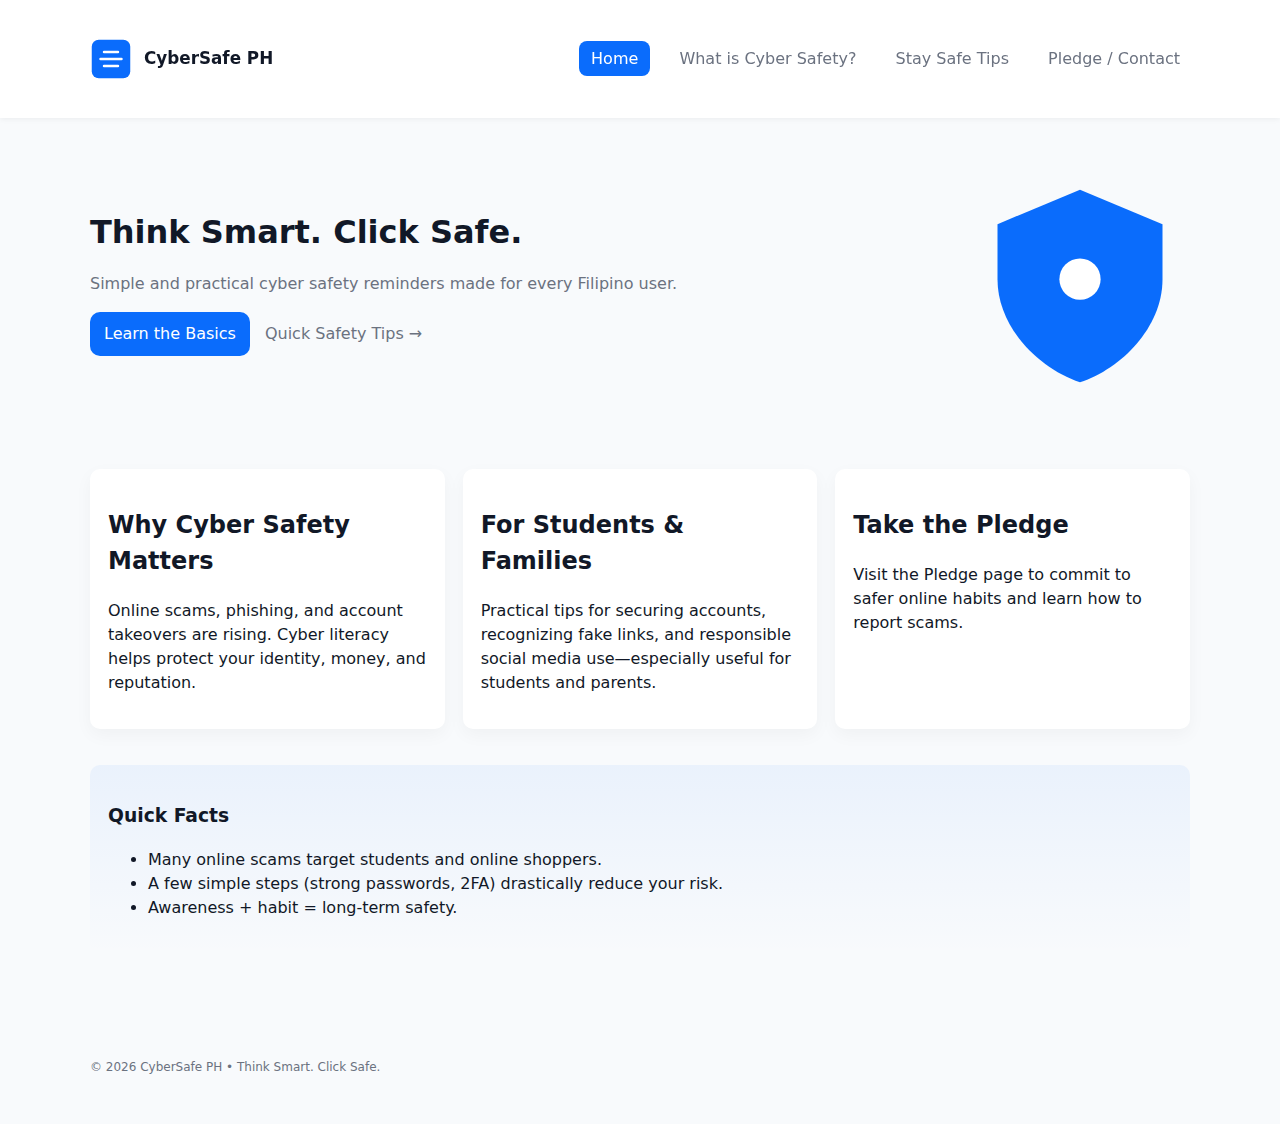
<file: index.html>
<!doctype html>
<html lang="en">
<head>
  <meta charset="utf-8" />
  <meta name="viewport" content="width=device-width,initial-scale=1" />
  <title>Think Smart. Click Safe. — CyberSafe PH</title>
  <link rel="stylesheet" href="styles.css" />
  <meta name="description" content="CyberSafe PH - Digital literacy and cyber safety resources for Filipinos." />
</head>
<body class="page">
  <header class="site-header">
    <div class="container header-inner">
      <a href="index.html" class="logo" aria-label="CyberSafe PH Home">
        <!-- simple svg logo -->
        <svg id="logo" width="42" height="42" viewBox="0 0 24 24" aria-hidden="true">
          <rect x="1" y="1" width="22" height="22" rx="4" fill="#0A6CFC"></rect>
          <path d="M6 12h12M8 16h8M8 8h8" stroke="#fff" stroke-width="1.4" stroke-linecap="round"/>
        </svg>
        <span class="brand">CyberSafe PH</span>
      </a>
      <nav class="nav" aria-label="Main navigation">
        <a href="index.html" class="cta">Home</a>
        <a href="what.html">What is Cyber Safety?</a>
        <a href="tips.html">Stay Safe Tips</a>
        <a href="contact.html">Pledge / Contact</a>
      </nav>
    </div>
  </header>

  <main class="container">
    <section class="hero">
      <div class="hero-text">
        <h1>Think Smart. Click Safe.</h1>
        <p class="lead">Simple and practical cyber safety reminders made for every Filipino user.</p>
        <p><a href="what.html" class="btn">Learn the Basics</a> <a href="tips.html" class="link">Quick Safety Tips →</a></p>
      </div>
      <div class="hero-visual" aria-hidden="true">
        <div class="shield">
          <svg viewBox="0 0 64 64" width="220" height="220" role="img">
            <path d="M32 4 L56 14 V30 C56 44 44 56 32 60 C20 56 8 44 8 30 V14 Z" fill="#0A6CFC"/>
            <circle cx="32" cy="30" r="6" fill="#fff"/>
          </svg>
        </div>
      </div>
    </section>

    <section class="features">
      <article>
        <h2>Why Cyber Safety Matters</h2>
        <p>Online scams, phishing, and account takeovers are rising. Cyber literacy helps protect your identity, money, and reputation.</p>
      </article>
      <article>
        <h2>For Students & Families</h2>
        <p>Practical tips for securing accounts, recognizing fake links, and responsible social media use—especially useful for students and parents.</p>
      </article>
      <article>
        <h2>Take the Pledge</h2>
        <p>Visit the Pledge page to commit to safer online habits and learn how to report scams.</p>
      </article>
    </section>

    <section class="stats">
      <h3>Quick Facts</h3>
      <ul>
        <li>Many online scams target students and online shoppers.</li>
        <li>A few simple steps (strong passwords, 2FA) drastically reduce your risk.</li>
        <li>Awareness + habit = long-term safety.</li>
      </ul>
    </section>
  </main>

  <footer class="site-footer">
    <div class="container">
      <small>© <span id="year"></span> CyberSafe PH • Think Smart. Click Safe.</small>
    </div>
  </footer>

  <script>
    document.getElementById('year').textContent = new Date().getFullYear();
  </script>
</body>

</html>
</file>
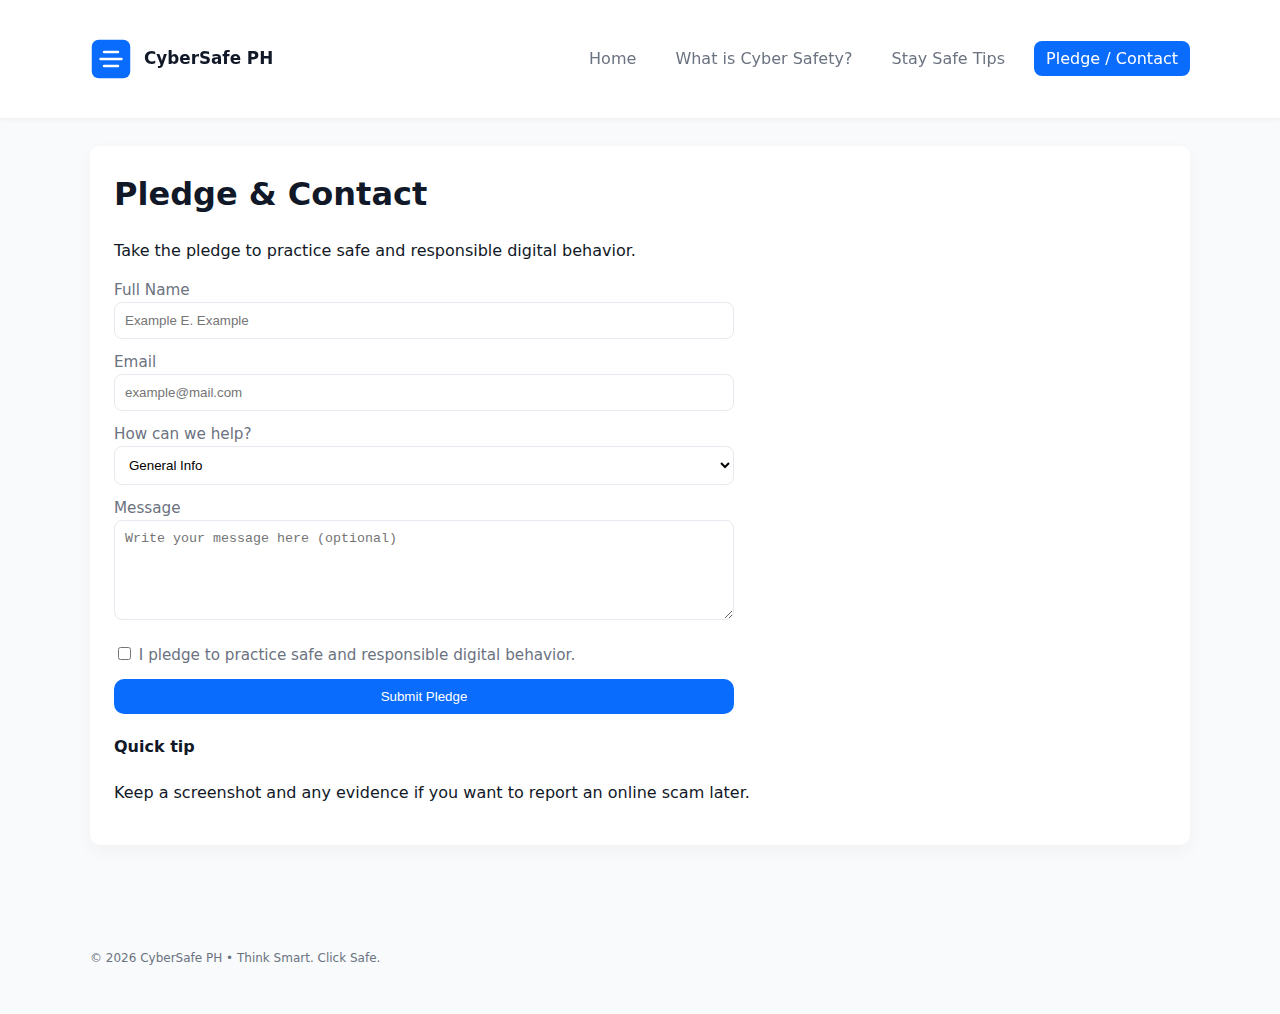
<file: contact.html>
<!doctype html>
<html lang="en">
<head>
  <meta charset="utf-8" />
  <meta name="viewport" content="width=device-width,initial-scale=1" />
  <title>Contact & Pledge — Think Smart. Click Safe.</title>
  <link rel="stylesheet" href="styles.css" />
</head>
<body class="page">
  <header class="site-header">
    <div class="container header-inner">
      <a href="index.html" class="logo"><svg width="42" height="42" viewBox="0 0 24 24"><rect x="1" y="1" width="22" height="22" rx="4" fill="#0A6CFC"></rect><path d="M6 12h12M8 16h8M8 8h8" stroke="#fff" stroke-width="1.4" stroke-linecap="round"/></svg><span class="brand">CyberSafe PH</span></a>
      <nav class="nav">
        <a href="index.html">Home</a>
        <a href="what.html">What is Cyber Safety?</a>
        <a href="tips.html">Stay Safe Tips</a>
        <a href="contact.html" class="cta">Pledge / Contact</a>
      </nav>
    </div>
  </header>

  <main class="container">
    <article class="content">
      <h1>Pledge & Contact</h1>
      <p>Take the pledge to practice safe and responsible digital behavior.</p>

      <form class="static-form" onsubmit="return false;" aria-label="Pledge form (static)">
        <label>
          Full Name
          <input type="text" placeholder="Example E. Example" />
        </label>

        <label>
          Email
          <input type="email" placeholder="example@mail.com" />
        </label>

        <label>
          How can we help?
          <select>
            <option>General Info</option>
            <option>Report a Scam</option>
            <option>Learning Materials</option>
          </select>
        </label>

        <label>
          Message
          <textarea placeholder="Write your message here (optional)"></textarea>
        </label>

        <label class="checkbox">
          <input type="checkbox" />
          I pledge to practice safe and responsible digital behavior.
        </label>

        <button class="btn" type="button" onclick="alert('This is a demo. Soon it\'ll function, maybe.');">Submit Pledge</button>
      </form>

      <aside class="tip-box">
        <h4>Quick tip</h4>
        <p>Keep a screenshot and any evidence if you want to report an online scam later.</p>
      </aside>
    </article>
  </main>

  <footer class="site-footer">
    <div class="container">
      <small>© <span id="year4"></span> CyberSafe PH • Think Smart. Click Safe.</small>
    </div>
  </footer>

  <script>document.getElementById('year4').textContent = new Date().getFullYear();</script>
</body>
</html>
</file>
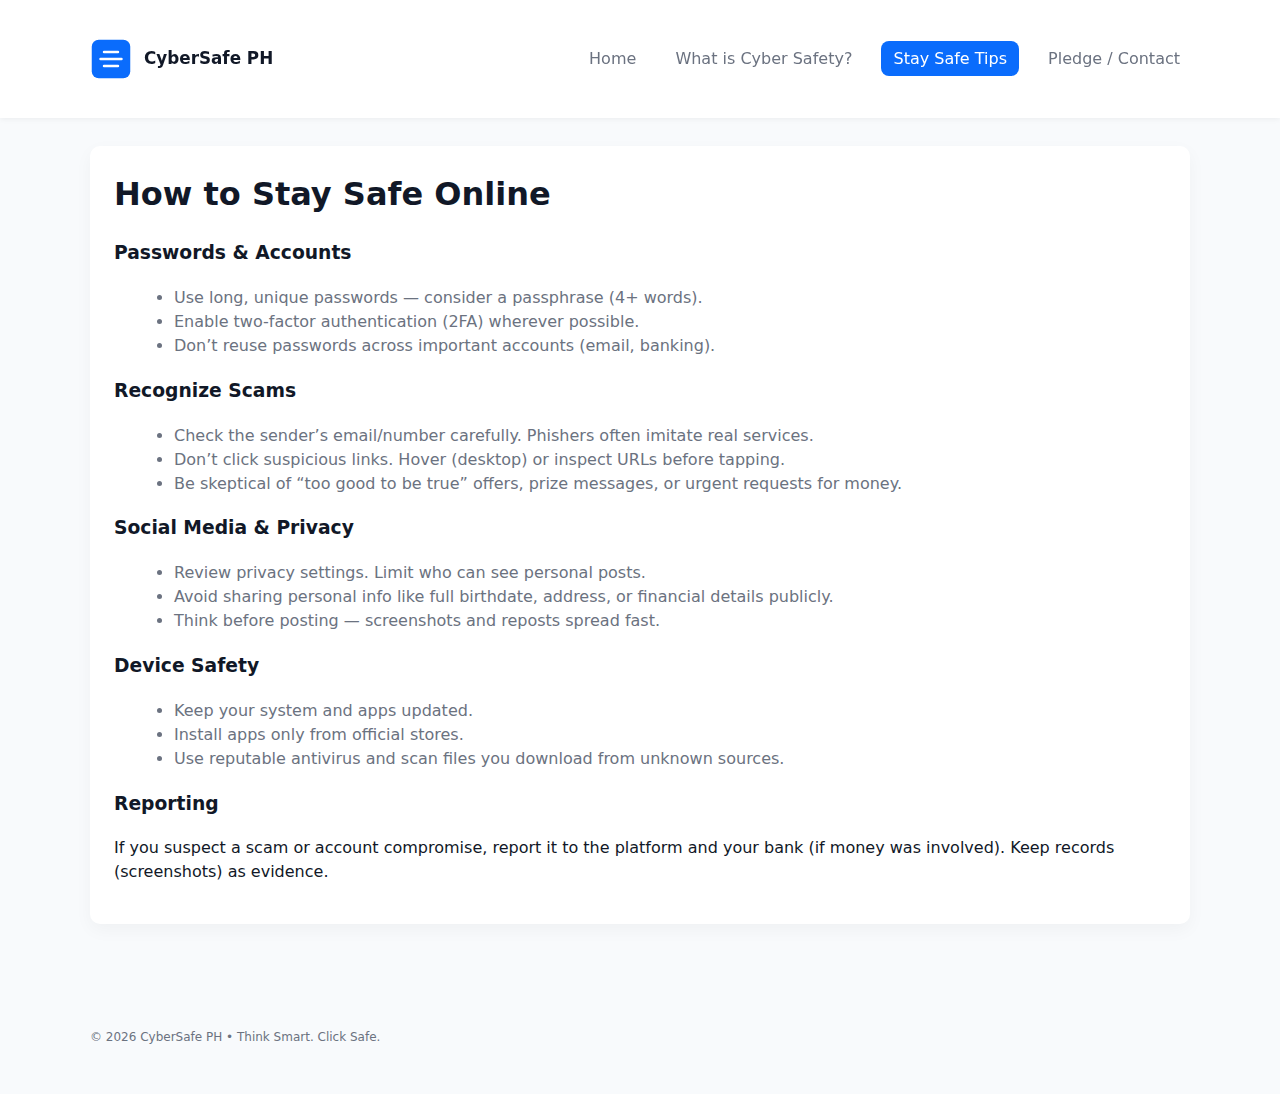
<file: tips.html>
<!doctype html>
<html lang="en">
<head>
  <meta charset="utf-8" />
  <meta name="viewport" content="width=device-width,initial-scale=1" />
  <title>Stay Safe Tips — Think Smart. Click Safe.</title>
  <link rel="stylesheet" href="styles.css" />
</head>
<body class="page">
  <header class="site-header">
    <div class="container header-inner">
      <a href="index.html" class="logo"><svg width="42" height="42" viewBox="0 0 24 24"><rect x="1" y="1" width="22" height="22" rx="4" fill="#0A6CFC"></rect><path d="M6 12h12M8 16h8M8 8h8" stroke="#fff" stroke-width="1.4" stroke-linecap="round"/></svg><span class="brand">CyberSafe PH</span></a>
      <nav class="nav">
        <a href="index.html">Home</a>
        <a href="what.html">What is Cyber Safety?</a>
        <a href="tips.html" class="cta">Stay Safe Tips</a>
        <a href="contact.html" >Pledge / Contact</a>
      </nav>
    </div>
  </header>

  <main class="container">
    <article class="content">
      <h1>How to Stay Safe Online</h1>

      <h3>Passwords & Accounts</h3>
      <ul class="bullets">
        <li>Use long, unique passwords — consider a passphrase (4+ words).</li>
        <li>Enable two-factor authentication (2FA) wherever possible.</li>
        <li>Don’t reuse passwords across important accounts (email, banking).</li>
      </ul>

      <h3>Recognize Scams</h3>
      <ul class="bullets">
        <li>Check the sender’s email/number carefully. Phishers often imitate real services.</li>
        <li>Don’t click suspicious links. Hover (desktop) or inspect URLs before tapping.</li>
        <li>Be skeptical of “too good to be true” offers, prize messages, or urgent requests for money.</li>
      </ul>

      <h3>Social Media & Privacy</h3>
      <ul class="bullets">
        <li>Review privacy settings. Limit who can see personal posts.</li>
        <li>Avoid sharing personal info like full birthdate, address, or financial details publicly.</li>
        <li>Think before posting — screenshots and reposts spread fast.</li>
      </ul>

      <h3>Device Safety</h3>
      <ul class="bullets">
        <li>Keep your system and apps updated.</li>
        <li>Install apps only from official stores.</li>
        <li>Use reputable antivirus and scan files you download from unknown sources.</li>
      </ul>

      <h3>Reporting</h3>
      <p>If you suspect a scam or account compromise, report it to the platform and your bank (if money was involved). Keep records (screenshots) as evidence.</p>
    </article>
  </main>

  <footer class="site-footer">
    <div class="container">
      <small>© <span id="year3"></span> CyberSafe PH • Think Smart. Click Safe.</small>
    </div>
  </footer>

  <script>document.getElementById('year3').textContent = new Date().getFullYear();</script>
</body>
</html>
</file>
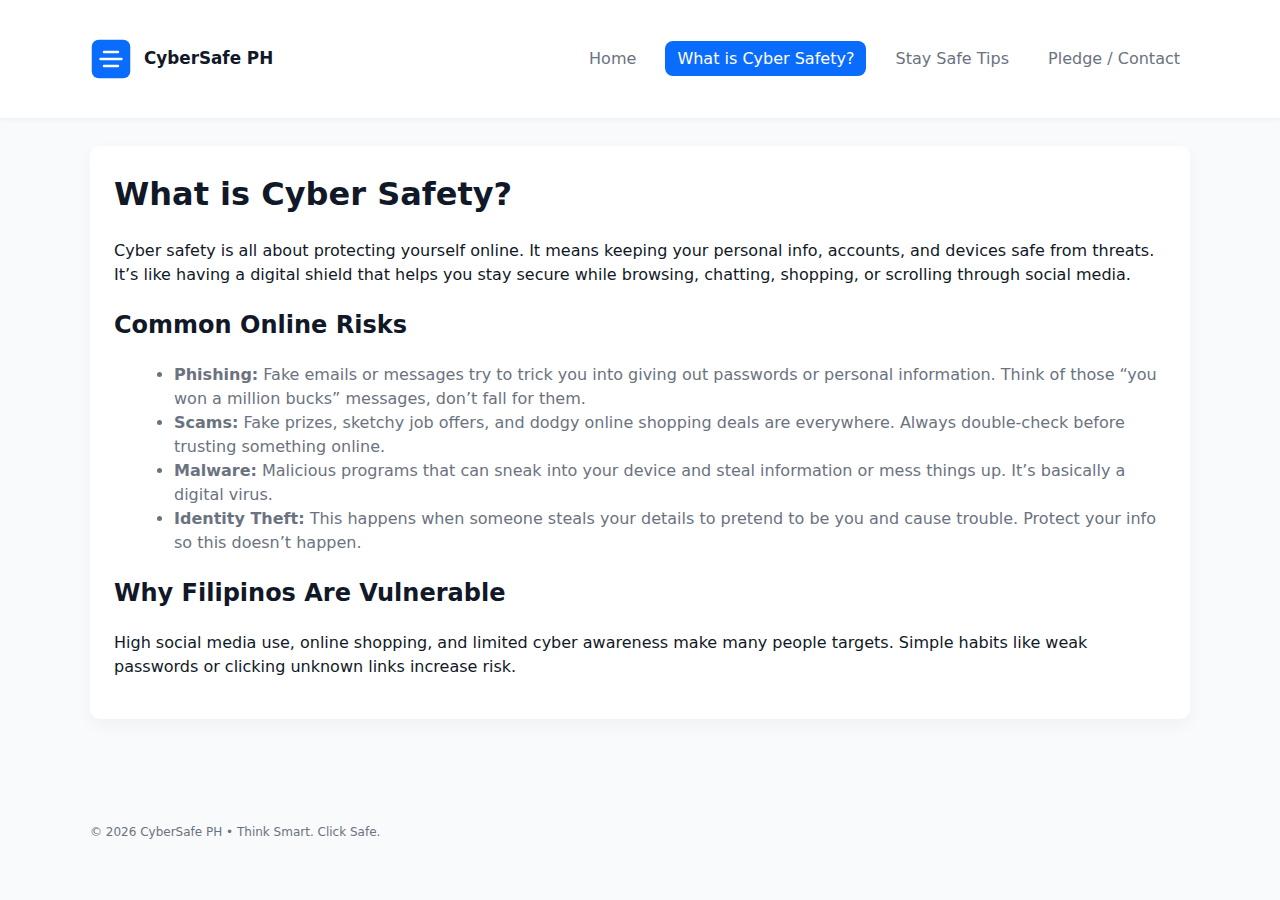
<file: what.html>
<!doctype html>
<html lang="en">
<head>
  <meta charset="utf-8" />
  <meta name="viewport" content="width=device-width,initial-scale=1" />
  <title>What is Cyber Safety? — Think Smart. Click Safe.</title>
  <link rel="stylesheet" href="styles.css" />
</head>
<body class="page">
  <header class="site-header">
    <div class="container header-inner">
      <a href="index.html" class="logo"><svg width="42" height="42" viewBox="0 0 24 24"><rect x="1" y="1" width="22" height="22" rx="4" fill="#0A6CFC"></rect><path d="M6 12h12M8 16h8M8 8h8" stroke="#fff" stroke-width="1.4" stroke-linecap="round"/></svg><span class="brand">CyberSafe PH</span></a>
      <nav class="nav">
        <a href="index.html">Home</a>
        <a href="what.html" class="cta">What is Cyber Safety?</a>
        <a href="tips.html">Stay Safe Tips</a>
        <a href="contact.html">Pledge / Contact</a>
      </nav>
    </div>
  </header>

  <main class="container">
    <article class="content">
      <h1>What is Cyber Safety?</h1>
      <p>Cyber safety is all about protecting yourself online. It means keeping your personal info, accounts, and devices safe from threats. It’s like having a digital shield that helps you stay secure while browsing, chatting, shopping, or scrolling through social media.</p>

      <h2>Common Online Risks</h2>
      <ul class="bullets">
        <li><strong>Phishing:</strong> Fake emails or messages try to trick you into giving out passwords or personal information. Think of those “you won a million bucks” messages, don’t fall for them.</li>
        <li><strong>Scams:</strong> Fake prizes, sketchy job offers, and dodgy online shopping deals are everywhere. Always double-check before trusting something online.</li>
        <li><strong>Malware:</strong> Malicious programs that can sneak into your device and steal information or mess things up. It’s basically a digital virus.</li>
        <li><strong>Identity Theft:</strong> This happens when someone steals your details to pretend to be you and cause trouble. Protect your info so this doesn’t happen.</li>
      </ul>

      <h2>Why Filipinos Are Vulnerable</h2>
      <p>High social media use, online shopping, and limited cyber awareness make many people targets. Simple habits like weak passwords or clicking unknown links increase risk.</p>
    </article>
  </main>

  <footer class="site-footer">
    <div class="container">
      <small>© <span id="year2"></span> CyberSafe PH • Think Smart. Click Safe.</small>
    </div>
  </footer>

  <script>document.getElementById('year2').textContent = new Date().getFullYear();</script>
</body>

</html>
</file>
<file: styles.css>
:root{
  --blue:#0A6CFC;
  --muted:#6b7280;
  --bg:#f8fafc;
  --text:#111827;
  --accent:#38e038;
  --maxw:1100px;
  --radius:12px;
  --gap:20px;
  --card-bg: #ffffff;
}

*{box-sizing:border-box}
html,body{height:100%}
body{
  margin:0;
  font-family:Inter, system-ui, -apple-system, "Segoe UI", Roboto, "Helvetica Neue", Arial;
  color:var(--text);
  background:var(--bg);
  -webkit-font-smoothing:antialiased;
  -moz-osx-font-smoothing:grayscale;
  line-height:1.5;
}

.container{width:92%;max-width:var(--maxw);margin:0 auto;padding:28px 0}
.header-inner{display:flex;align-items:center;justify-content:space-between;gap:12px}
.site-header{background:#fff;box-shadow:0 1px 6px rgba(2,6,23,0.06);position:sticky;top:0;z-index:100}
.logo{display:flex;align-items:center;gap:12px;padding:10px 0;text-decoration:none;color:inherit}
.brand{font-weight:700;font-size:1.05rem}
.nav a{margin-left:14px;text-decoration:none;color:var(--muted);padding:8px 10px;border-radius:8px}
.nav a:hover{color:var(--blue);background:rgba(10,108,252,0.06)}
.nav .cta{background:var(--blue);color:#fff;padding:8px 12px}
.page main{padding:28px 0}

/* HERO */
.hero{display:flex;align-items:center;gap:28px;flex-wrap:wrap;padding:30px 0}
.hero-text{flex:1;min-width:260px}
.hero h1{font-size:2rem;margin:0 0 8px}
.lead{color:var(--muted);margin-bottom:16px}
.btn{display:inline-block;background:var(--blue);color:#fff;padding:10px 14px;border-radius:10px;text-decoration:none}
.link{margin-left:10px;color:var(--muted);text-decoration:none}

/* FEATURES */
.features{display:grid;grid-template-columns:repeat(auto-fit,minmax(220px,1fr));gap:18px;margin:36px 0}
.features article{background:var(--card-bg);padding:18px;border-radius:10px;box-shadow:0 6px 18px rgba(2,6,23,0.04)}

/* CONTENT */
.content{background:var(--card-bg);padding:24px;border-radius:10px;box-shadow:0 6px 18px rgba(2,6,23,0.04)}
.content h1{margin-top:0}
.bullets{list-style:disc;margin-left:1.25rem;color:var(--muted)}

/* STATS AND TIPS */
.stats{margin-top:18px;padding:18px;background:linear-gradient(180deg,rgba(10,108,252,0.06),transparent);border-radius:10px}

/* FORM */
.static-form{display:grid;gap:12px;max-width:620px}
.static-form label{display:block;font-size:0.95rem;color:var(--muted)}
.static-form input[type="text"], .static-form input[type="email"], .static-form select, .static-form textarea{
  width:100%;padding:10px;border-radius:8px;border:1px solid #e6e9ef;background:#fff
}
.static-form textarea{min-height:100px;resize:vertical}
.checkbox{display:flex;align-items:center;gap:10px;padding-top:6px}
.btn{cursor:pointer;border:0}

/* FOOTER */
.site-footer{padding:18px 0;margin-top:28px;color:var(--muted);font-size:0.9rem;}

/* RESPONSIVENESS */
@media (max-width:820px){
  .hero{flex-direction:column-reverse}
  .nav{display:flex;gap:6px;flex-wrap:wrap}
}
.btn:hover {
    background-color: #292C7B;
    cursor: pointer;
}

.btn:active {
    background-color: #111154;
    transform: scale(0.98);
}
</file>
